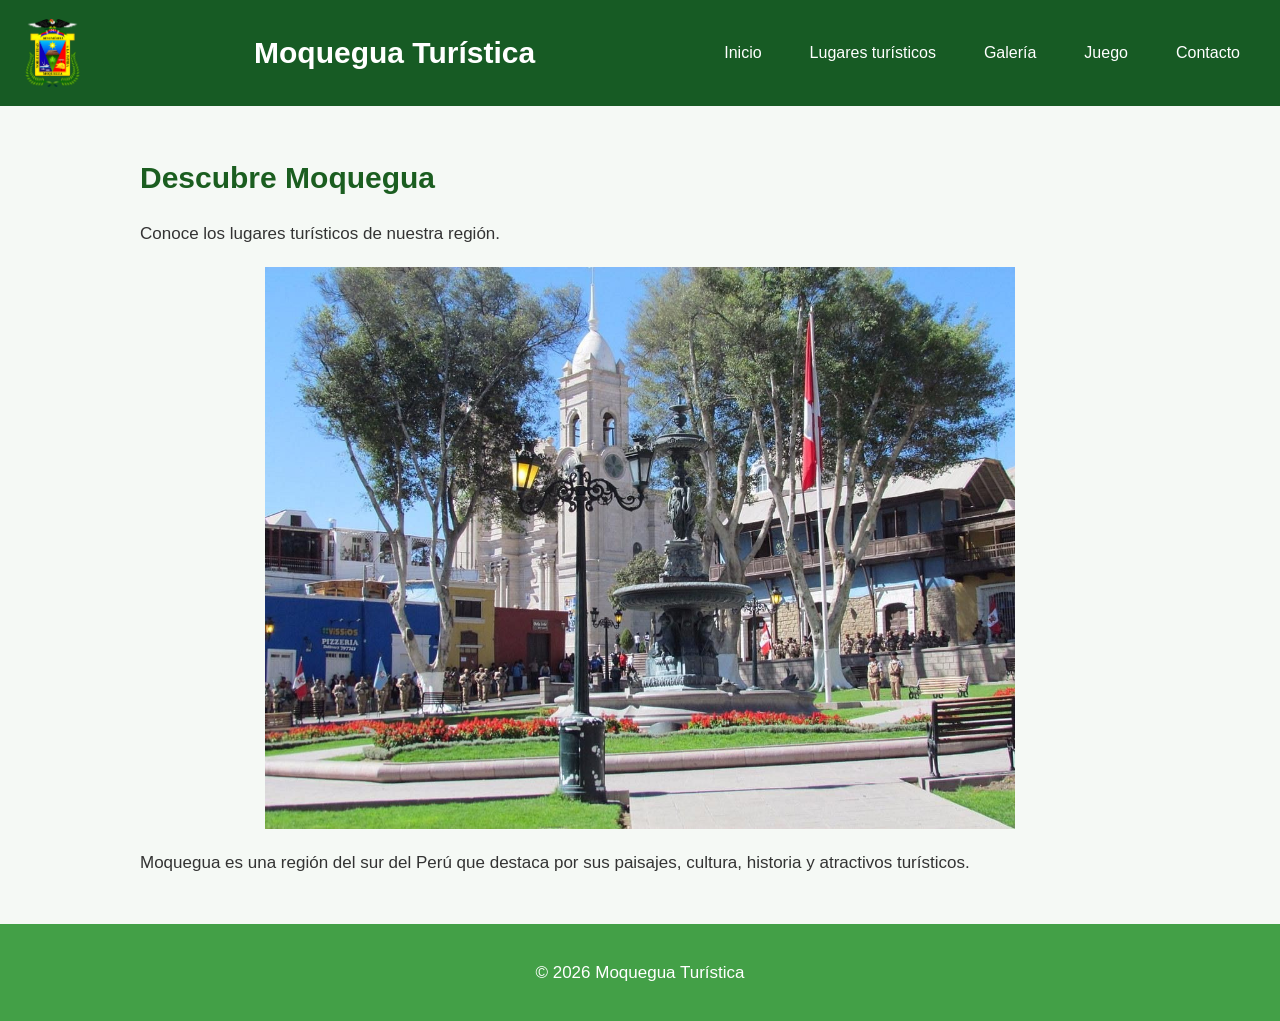
<file: index.html>
<!DOCTYPE html>
<html lang="es">
<head>
    <meta charset="UTF-8">
    <meta name="viewport" content="width=device-width, initial-scale=1.0">
    <title>Moquegua Turística</title>
    <link rel="stylesheet" href="style.css">
</head>
<body>  
<header class="encabezado-principal">
    <div class="barra">
        <img src="imagenes/escudo.png" alt="Escudo de Moquegua">

        <h1>Moquegua Turística</h1>

        <nav>
            <a href="index.html?v=fotos20261123">Inicio</a>
            <a href="lugares.html?v=fotos20261123">Lugares turísticos</a>
            <a href="galeria.html?v=fotos20261123">Galería</a>
            <a href="juego.html?v=fotos20261123">Juego</a>
            <a href="contacto.html?v=fotos20261123">Contacto</a>
        </nav>
    </div>
</header>
    <main>
        <h2>Descubre Moquegua</h2>

        <p>Conoce los lugares turísticos de nuestra región.</p>

        <img src="imagenes/foto-01.jpg" alt="Plaza de Armas de Moquegua">

        <p>
            Moquegua es una región del sur del Perú que destaca
            por sus paisajes, cultura, historia y atractivos turísticos.
        </p>
    </main>

    <footer>
        <p>&copy; 2026 Moquegua Turística</p>
    </footer>

</body>
</html>
</file>
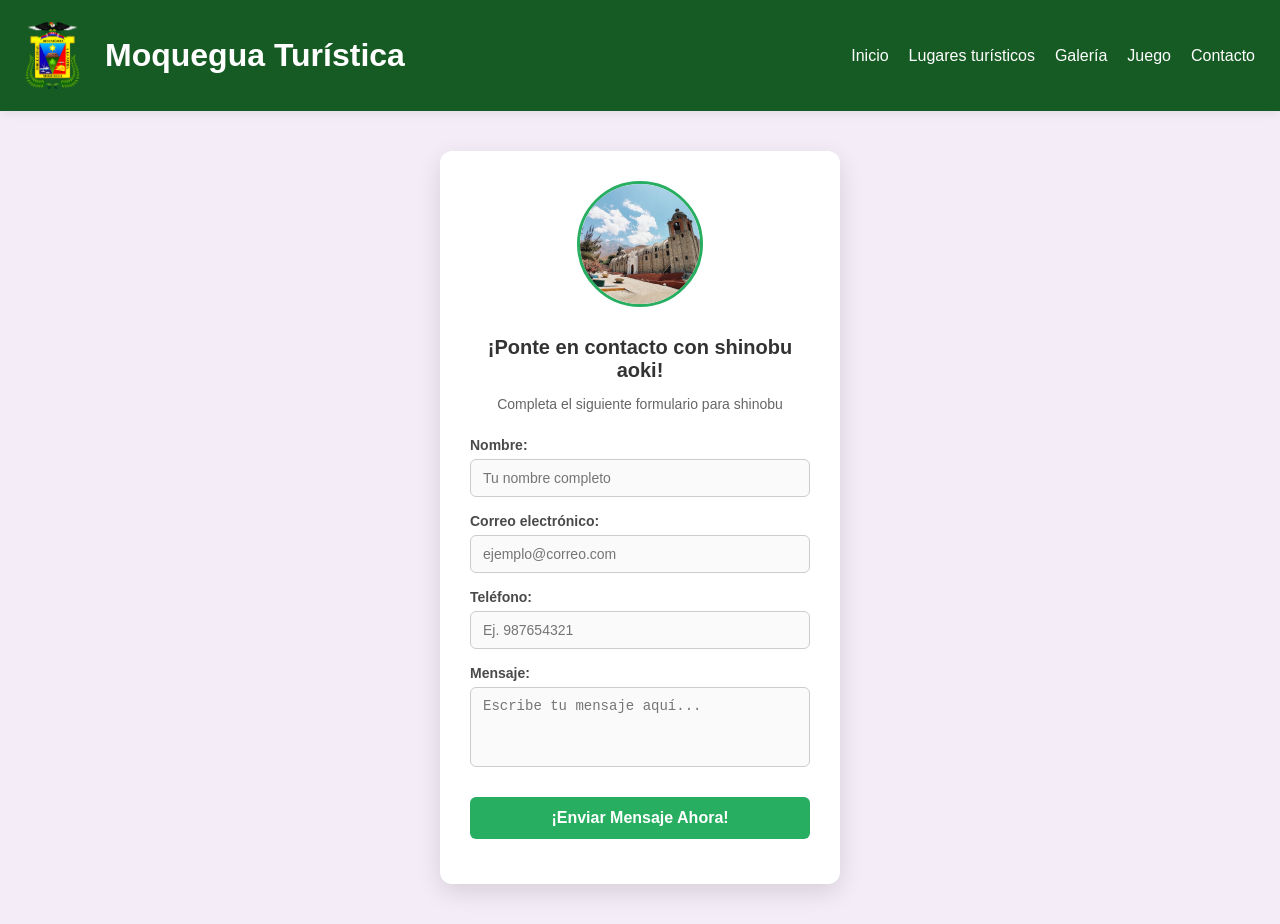
<file: contacto.html>
<!DOCTYPE html>
<html lang="es">
<head>
    <meta charset="UTF-8">
    <meta name="viewport" content="width=device-width, initial-scale=1.0">
    <title>¡Contáctanos Ahora!</title>
    <style>
        /* Fondo general de la página y estructura en columna vertical */
        body { 
            font-family: 'Segoe UI', Arial, sans-serif; 
            background-color: #f4ecf7; /* Fondo lila suave */
            margin: 0;
            padding: 0;
            display: flex;
            flex-direction: column; /* Apila el encabezado arriba y el contenido abajo */
            align-items: center;
            min-height: 100vh;
            box-sizing: border-box;
        } 

        /* 1. ESTILOS DEL ENCABEZADO SUPERIOR (ARRIBA DEL TODO) */
        .encabezado-principal {
            background-color: #ffffff;
            width: 100%;
            box-shadow: 0px 2px 10px rgba(0, 0, 0, 0.08);
            padding: 10px 40px;
            box-sizing: border-box;
        }

        .barra {
            max-width: 1200px;
            margin: 0 auto;
            display: flex;
            align-items: center;
            justify-content: space-between; /* Escudo/Título a la izquierda, menú a la derecha */
            flex-wrap: wrap;
            gap: 15px;
        }

        /* Tamaño para el escudo en la barra */
        .barra img {
            height: 50px;
            width: auto;
            object-fit: contain;
        }

        .barra h1 {
            color: #333333;
            font-size: 22px;
            margin: 0;
            flex: 1;
            margin-left: 15px;
            text-align: left;
        }

        /* Estilos del menú de navegación horizontal */
        nav {
            display: flex;
            gap: 20px;
        }

        nav a {
            text-decoration: none;
            color: #1769aa;
            font-weight: 600;
            font-size: 15px;
            transition: color 0.2s ease;
            padding: 5px 0;
        }

        nav a:hover {
            color: #27ae60;
        }


        /* 2. CONTENEDOR PARA EL FORMULARIO CUADRADO */
        .contenedor-principal {
            display: flex;
            flex: 1;
            justify-content: center;
            align-items: center;
            padding: 40px 20px;
            width: 100%;
            box-sizing: border-box;
        }

        .tarjeta-formulario { 
            background-color: #ffffff; 
            width: 100%;
            max-width: 400px; /* Ancho del cuadrado */
            padding: 30px; 
            border-radius: 12px; 
            box-shadow: 0px 8px 24px rgba(0, 0, 0, 0.12); 
            text-align: center;
            box-sizing: border-box;
        } 

        /* Estilo para la imagen redonda de Shinobu */
        .imagen-cabecera {
            width: 120px; 
            height: 120px;
            object-fit: cover;
            border-radius: 50%; 
            margin-bottom: 15px;
            border: 3px solid #27ae60;
        }

        .tarjeta-formulario h1 {
            color: #333333;
            font-size: 20px;
            margin: 10px 0 5px 0;
        }

        .subtitulo {
            color: #666666;
            margin-bottom: 25px;
            font-size: 14px;
        }

        form {
            text-align: left;
        }

        .form-group {
            margin-bottom: 16px;
        }

        label { 
            display: block; 
            font-weight: 600;
            margin-bottom: 6px;
            color: #4a4a4a;
            font-size: 14px;
        } 

        input, textarea { 
            width: 100%; 
            padding: 10px 12px; 
            box-sizing: border-box; 
            border: 1px solid #cccccc;
            border-radius: 6px;
            font-size: 14px;
            background-color: #fafafa;
            transition: all 0.3s ease;
        } 

        input:focus, textarea:focus {
            border-color: #27ae60;
            background-color: #ffffff;
            outline: none;
            box-shadow: 0 0 5px rgba(39, 174, 96, 0.25);
        }

        textarea { 
            height: 80px; 
            resize: none; 
        } 

        button { 
            background-color: #27ae60; 
            color: white; 
            padding: 12px; 
            border: none; 
            margin-top: 10px; 
            width: 100%; 
            cursor: pointer; 
            font-weight: bold;
            font-size: 16px;
            border-radius: 6px;
            transition: background 0.2s ease;
        }

        button:hover {
            background-color: #219653; 
        }

        #respuesta {
            margin-top: 15px;
            font-weight: 600;
            font-size: 14px;
        }
        * ENCABEZADO DE MOQUEGUA TURÍSTICA */

.encabezado {
    background: linear-gradient(135deg, #751b40, #a63856);
    color: white;
    text-align: center;
    padding: 35px 20px;
}

.encabezado h1 {
    font-size: 36px;
    margin: 0 0 12px;
    color: white;
}

.encabezado p {
    font-size: 16px;
    margin-bottom: 25px;
}

/* MENÚ DE NAVEGACIÓN */

.menu {
    display: flex;
    justify-content: center;
    align-items: center;
    flex-wrap: wrap;
    gap: 15px;
}

.menu a {
    color: white;
    text-decoration: none;
    font-size: 16px;
    font-weight: bold;
    padding: 12px 18px;
    border-radius: 8px;
    transition: background 0.3s;
}

.menu a:hover,
.menu a.activo {
    background-color: white;
    color: #751b40;
}

/* CENTRAR EL CONTENIDO */

main {
    max-width: 1200px;
    margin: 0 auto;
    padding: 30px 20px;
}

main h2 {
    text-align: center;
    margin-bottom: 25px;
}

/* ADAPTACIÓN PARA CELULARES */

@media (max-width: 600px) {
    .encabezado h1 {
        font-size: 26px;
    }

    .menu {
        gap: 8px;
    }

    .menu a {
        font-size: 14px;
        padding: 10px;
    }
}

/* ENCABEZADO VERDE - LUGARES TURISTICOS */

body {
    margin: 0;
}

body header.encabezado-principal {
    display: block !important;
    width: 100%;
    background: #175b24 !important;
    color: white !important;
    padding: 18px 25px !important;
    text-align: left !important;
}

body header.encabezado-principal .barra {
    max-width: 1250px;
    margin: 0 auto;
    display: flex !important;
    flex-direction: row !important;
    align-items: center !important;
    justify-content: space-between;
    gap: 25px;
}

body header.encabezado-principal .barra img {
    width: 55px;
    height: 75px;
    object-fit: contain;
    flex-shrink: 0;
}

body header.encabezado-principal .barra h1 {
    color: white !important;
    font-size: 32px;
    margin: 0 !important;
    white-space: nowrap;
}

body header.encabezado-principal .barra nav {
    display: flex !important;
    flex-direction: row !important;
    align-items: center;
    justify-content: flex-end !important;
    flex-wrap: wrap;
    gap: 20px;
    margin-left: auto;
}

body header.encabezado-principal .barra nav a {
    color: white !important;
    text-decoration: none !important;
    background: transparent !important;
    font-size: 16px;
    font-weight: normal;
    padding: 8px 0;
    white-space: nowrap;
}

body header.encabezado-principal .barra nav a:hover {
    color: #ffdd77 !important;
}

@media (max-width: 900px) {
    body header.encabezado-principal .barra {
        flex-wrap: wrap;
        justify-content: center;
    }

    body header.encabezado-principal .barra h1 {
        white-space: normal;
    }

    body header.encabezado-principal .barra nav {
        margin-left: 0;
        justify-content: center !important;
    }
}
/* Pie de página */
footer {
    text-align: center;
    background-color: #43A047;
    color: white;
    padding: 18px;
}

    </style>
</head>
<body>

    <!-- EL ENCABEZADO AHORA SE MANTIENE COMPLETAMENTE ARRIBA -->
    <header class="encabezado-principal">
        <div class="barra">
            <img src="imagenes/escudo.png" alt="Escudo de Moquegua">
            <h1>Moquegua Turística</h1>
            <nav>
                <a href="index.html?v=fotos20261123">Inicio</a>
                <a href="lugares.html?v=fotos20261123">Lugares turísticos</a>
                <a href="galeria.html?v=fotos20261123">Galería</a>
                <a href="juego.html?v=fotos20261123">Juego</a>
                <a href="contacto.html?v=fotos20261123">Contacto</a>
            </nav>
        </div>
    </header>

    <!-- ESTE CONTENEDOR CENTRA EL FORMULARIO CUADRADO EN EL ESPACIO RESTANTE -->
    <div class="contenedor-principal">
        <div class="tarjeta-formulario">
            <img src="imagenes/foto-02.jpg" alt="Contacto" class="imagen-cabecera">
            
            <h1>¡Ponte en contacto con shinobu aoki!</h1>
            <p class="subtitulo">Completa el siguiente formulario para shinobu</p>
            
            <form id="formulario">
                <div class="form-group">
                    <label for="nombre">Nombre:</label>
                    <input type="text" id="nombre" placeholder="Tu nombre completo">
                </div>
                
                <div class="form-group">
                    <label for="correo">Correo electrónico:</label>
                    <input type="email" id="correo" placeholder="ejemplo@correo.com">
                </div>

                <div class="form-group">
                    <label for="telefono">Teléfono:</label>
                    <input type="tel" id="telefono" placeholder="Ej. 987654321">
                </div>
                
                <div class="form-group">
                    <label for="mensaje">Mensaje:</label>
                    <textarea id="mensaje" placeholder="Escribe tu mensaje aquí..."></textarea>
                </div>
                
                <button type="submit">¡Enviar Mensaje Ahora!</button> 
            </form>
            
            <p id="respuesta"></p>
        </div>
    </div>

    <!-- Script de validación interactiva -->
    <script>
        const formulario = document.getElementById("formulario"); 

        formulario.addEventListener("submit", function(event) { 
            event.preventDefault(); 
            
            let nombre = document.getElementById("nombre").value.trim(); 
            let correo = document.getElementById("correo").value.trim(); 
            let telefono = document.getElementById("telefono").value.trim(); 
            let mensaje = document.getElementById("mensaje").value.trim(); 
            let respuesta = document.getElementById("respuesta"); 
            
            if (nombre === "" || correo === "" || telefono === "" || mensaje === "") { 
                respuesta.textContent = "❌ Por favor, completa todos los campos requeridos."; 
                respuesta.style.color = "#c0392b"; 
            } else { 
                respuesta.textContent = "✨ ¡Excelente " + nombre + "! Solicitud registrada de manera exitosa."; 
                respuesta.style.color = "#27ae60"; 
                formulario.reset(); 
            } 
        });
    </script>
</body>
</html>
</file>
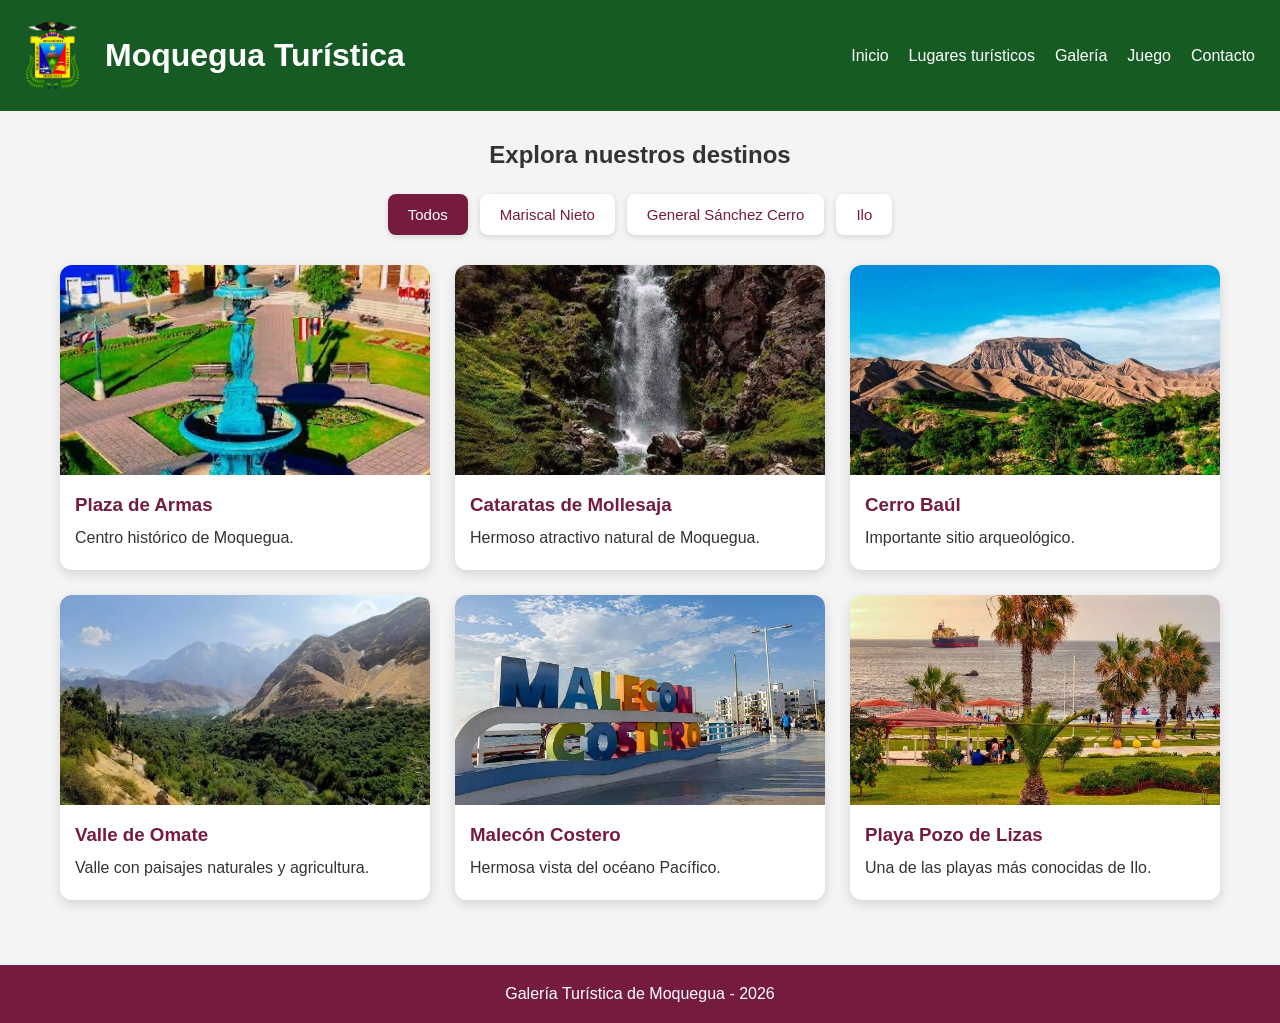
<file: galeria.html>
<!DOCTYPE html>
<html lang="es">
<head>
    <meta charset="UTF-8">
    <meta name="viewport" content="width=device-width, initial-scale=1.0">
    <title>Galería Turística de Moquegua</title>
    <link rel="stylesheet" href="style3.css">

</head>
<body>   
<header class="encabezado-principal">
    <div class="barra">

        <img src="imagenes/escudo.png"
             alt="Escudo de Moquegua">

        <h1>Moquegua Turística</h1>

        <nav>
            <a href="index.html?v=fotos20261123">Inicio</a>
            <a href="lugares.html?v=fotos20261123">Lugares turísticos</a>
            <a href="galeria.html?v=fotos20261123">Galería</a>
            <a href="juego.html?v=fotos20261123">Juego</a>
            <a href="contacto.html?v=fotos20261123">Contacto</a>
        </nav>

    </div>
</header>

    <main>
        <h2>Explora nuestros destinos</h2>

        <div class="categorias">
            <button class="seleccionado" data-filtro="todos">
                Todos
            </button>
            <button data-filtro="mariscal">
                Mariscal Nieto
            </button>
            <button data-filtro="sanchez-cerro">
                General Sánchez Cerro
            </button>
            <button data-filtro="ilo">
                Ilo
            </button>
        </div>

        <section class="galeria">

            <article class="tarjeta" data-categoria="mariscal">
                <img src="imagenes/foto-12.jpg" alt="Plaza de Armas">
                <h3>Plaza de Armas</h3>
                <p>Centro histórico de Moquegua.</p>
            </article>

            <article class="tarjeta" data-categoria="mariscal">
                <img src="imagenes/foto-13.jpg" alt="Cataratas">
                <h3>Cataratas de Mollesaja</h3>
                <p>Hermoso atractivo natural de Moquegua.</p>
            </article>

            <article class="tarjeta" data-categoria="mariscal">
                <img src="imagenes/foto-14.jpg" alt="Cerro Baúl">
                <h3>Cerro Baúl</h3>
                <p>Importante sitio arqueológico.</p>
            </article>

            <article class="tarjeta" data-categoria="sanchez-cerro">
                <img src="imagenes/foto-15.jpg" alt="Valle de Omate">
                <h3>Valle de Omate</h3>
                <p>Valle con paisajes naturales y agricultura.</p>
            </article>

            <article class="tarjeta" data-categoria="ilo">
                <img src="imagenes/foto-16.jpg" alt="Malecón Costero">
                <h3>Malecón Costero</h3>
                <p>Hermosa vista del océano Pacífico.</p>
            </article>

            <article class="tarjeta" data-categoria="ilo">
                <img src="imagenes/foto-17.jpg" alt="Playa Pozo de Lizas">
                <h3>Playa Pozo de Lizas</h3>
                <p>Una de las playas más conocidas de Ilo.</p>
            </article>

        </section>
    </main>

    <footer>
        <p>Galería Turística de Moquegua - 2026</p>
    </footer>

    <script src="script.js"></script>
</body>
</html>
</file>
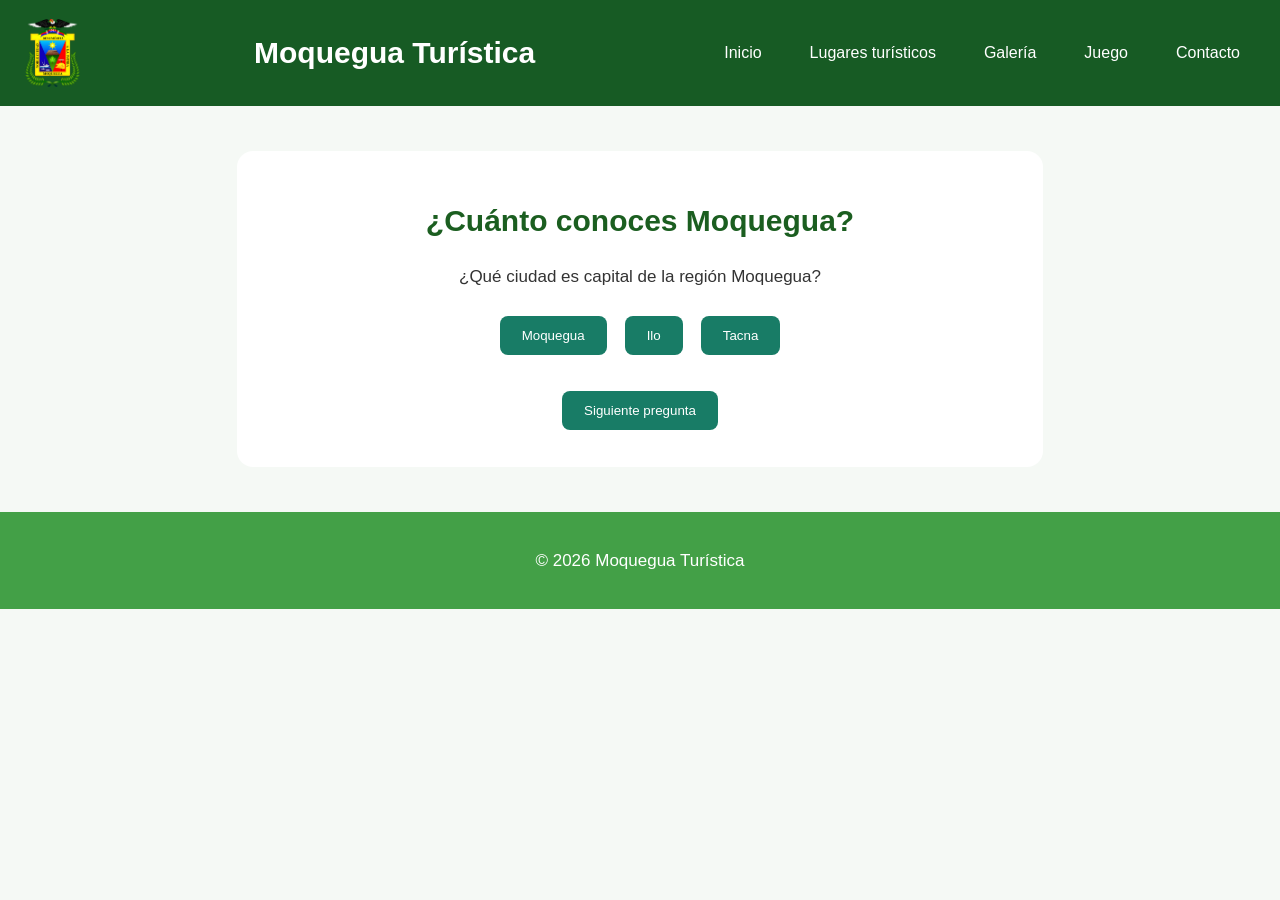
<file: juego.html>
<!DOCTYPE html><html lang="es"><head><meta charset="UTF-8"><meta name="viewport" content="width=device-width,initial-scale=1"><title>Juego | Moquegua Turística</title><link rel="stylesheet" href="style.css"><style>main{max-width:750px;margin:45px auto;padding:28px;text-align:center;background:white;border-radius:16px}button{padding:12px 22px;margin:9px;border:0;border-radius:8px;background:#187c66;color:white;cursor:pointer}#resultado{font-weight:bold;margin:18px}</style></head><body><header class="encabezado-principal"><div class="barra"><img src="imagenes/escudo.png" alt="Escudo de Moquegua"><h1>Moquegua Turística</h1><nav><a href="index.html?v=fotos20261123">Inicio</a><a href="lugares.html?v=fotos20261123">Lugares turísticos</a><a href="galeria.html?v=fotos20261123">Galería</a><a href="juego.html?v=fotos20261123">Juego</a><a href="contacto.html?v=fotos20261123">Contacto</a></nav></div></header><main><h2>¿Cuánto conoces Moquegua?</h2><p id="pregunta"></p><div id="opciones"></div><p id="resultado" aria-live="polite"></p><button id="siguiente" type="button">Siguiente pregunta</button></main><footer><p>© 2026 Moquegua Turística</p></footer><script>const preguntas=[{p:"¿Qué ciudad es capital de la región Moquegua?",o:["Moquegua","Ilo","Tacna"],r:0},{p:"¿Qué puerto se encuentra en la región Moquegua?",o:["Paita","Ilo","Callao"],r:1},{p:"¿Cuál es un sitio arqueológico de Moquegua?",o:["Cerro Baúl","Chan Chan","Caral"],r:0}];let i=0,puntos=0,respondida=false;function mostrar(){respondida=false;let q=preguntas[i];document.getElementById('pregunta').textContent=q.p;document.getElementById('resultado').textContent='';document.getElementById('opciones').innerHTML='';q.o.forEach((o,n)=>{let b=document.createElement('button');b.textContent=o;b.onclick=()=>{if(respondida)return;respondida=true;if(n===q.r)puntos++;document.getElementById('resultado').textContent=n===q.r?'¡Correcto!':'Respuesta correcta: '+q.o[q.r]};document.getElementById('opciones').appendChild(b)})}document.getElementById('siguiente').onclick=()=>{i++;if(i>=preguntas.length){document.querySelector('main').innerHTML='<h2>Juego terminado</h2><p>Obtuviste '+puntos+' de '+preguntas.length+' puntos.</p><a href="juego.html?v=fotos20261123">Volver a jugar</a>'}else mostrar()};mostrar();</script></body></html>
</file>
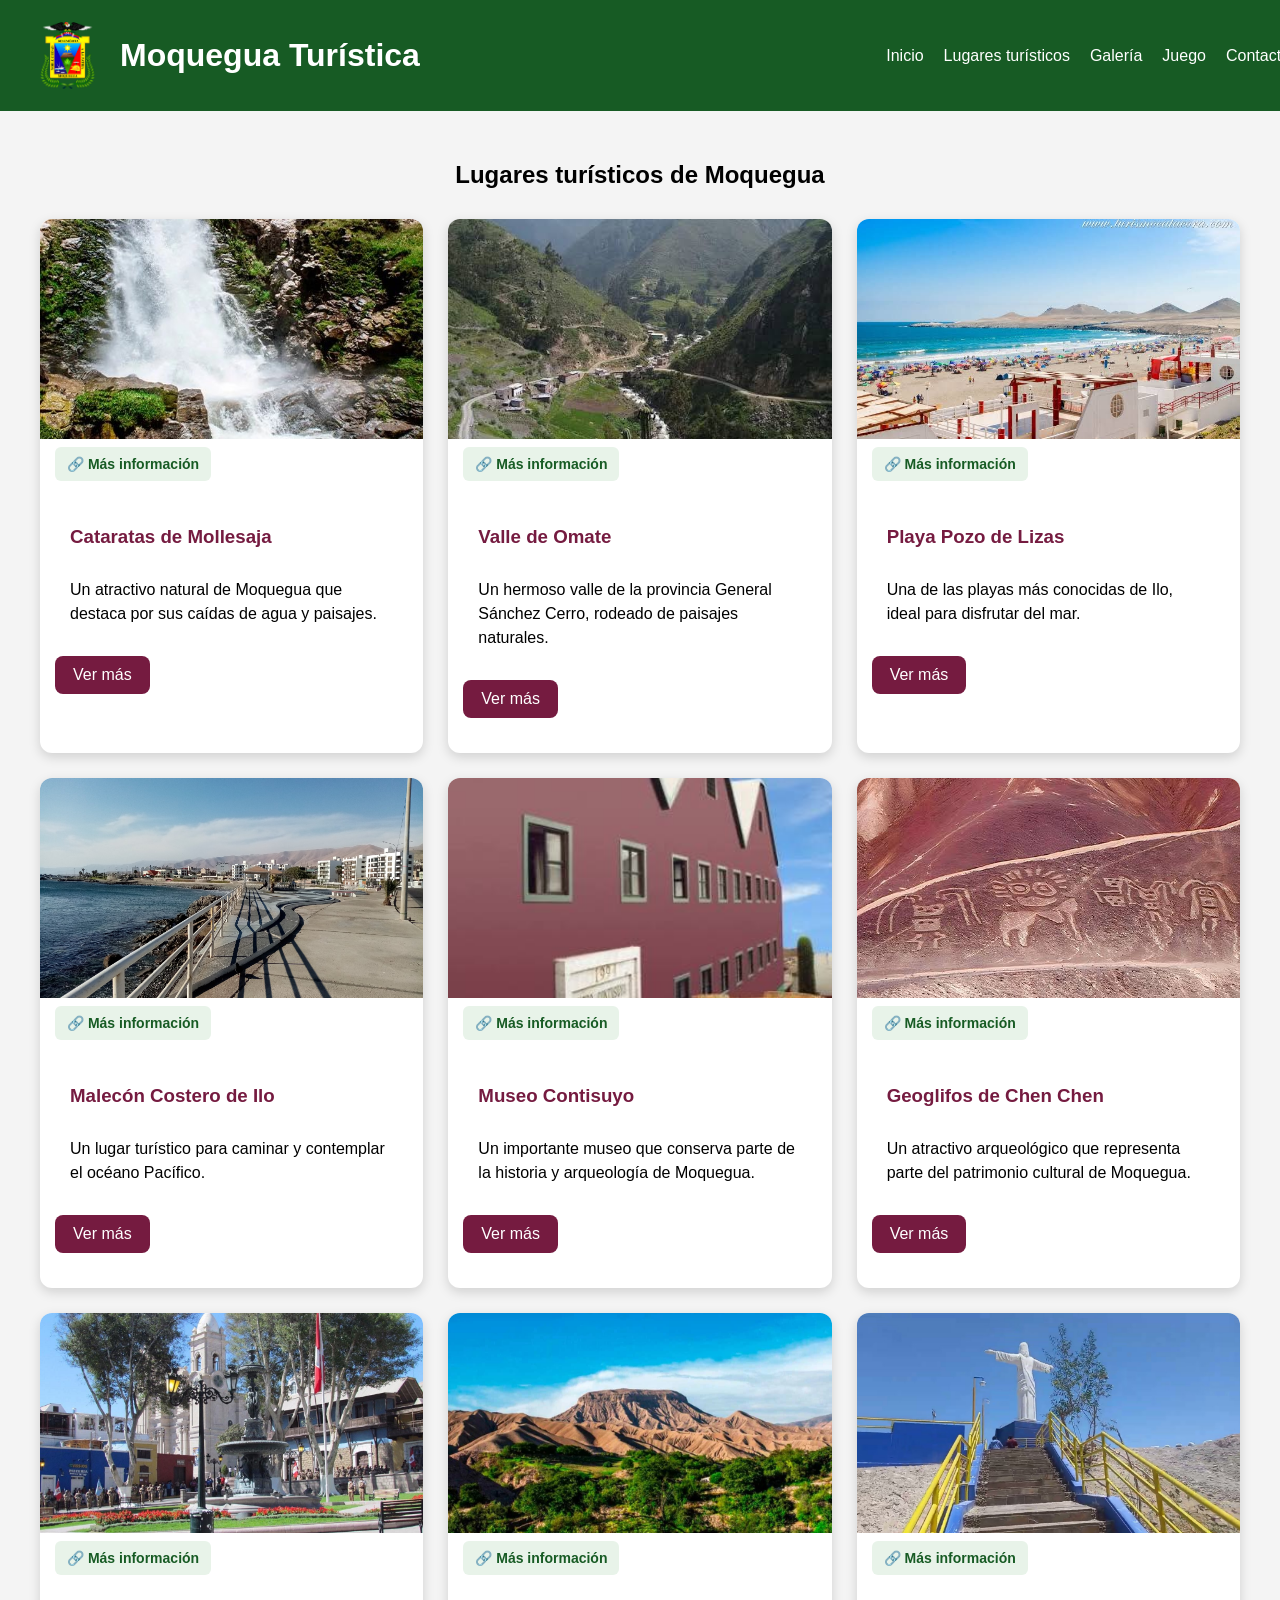
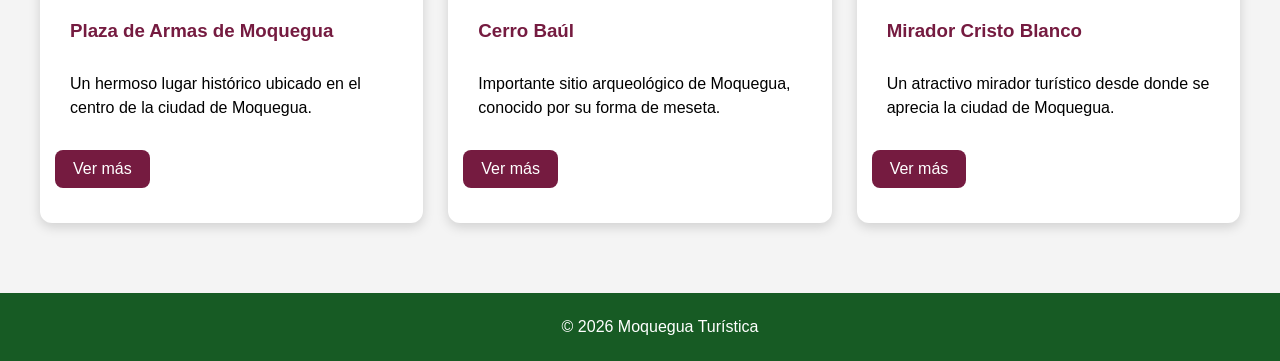
<file: lugares.html>
<!DOCTYPE html>
<html lang="es">
<head>
    <meta charset="UTF-8">
    <meta name="viewport" content="width=device-width, initial-scale=1.0">
    <title>Lugares Turísticos de Moquegua</title>
    <link rel="stylesheet" href="style2.css">
</head>
<body>
<header class="encabezado-principal">
    <div class="barra">

        <img src="imagenes/escudo.png">

        <h1>Moquegua Turística</h1>

        <nav>
            <a href="index.html?v=fotos20261123">Inicio</a>
            <a href="lugares.html?v=fotos20261123">Lugares turísticos</a>
            <a href="galeria.html?v=fotos20261123">Galería</a>
            <a href="juego.html?v=fotos20261123">Juego</a>
            <a href="contacto.html?v=fotos20261123">Contacto</a>
        </nav>

    </div>
</header>
<main>
    <h2>Lugares turísticos de Moquegua</h2>

    <section class="lugares">

<article class="lugar">
    <img src="imagenes/foto-03.jpg"
         alt="Cataratas de Mollesaja">
         <a href="https://www.google.com/search?q=Cataratas+de+Mollesaja+Moquegua"
   target="_blank" class="link-turistico">🔗 Más información</a>
    <h3>Cataratas de Mollesaja</h3>

    <p>
        Un atractivo natural de Moquegua que destaca
        por sus caídas de agua y paisajes.
    </p>

    <details>
        <summary class="boton">Ver más</summary>
        <p>
            Las Cataratas de Mollesaja son un destino
            ideal para disfrutar de la naturaleza,
            observar el paisaje y realizar fotografías.
        </p>
    </details>
</article>


<!-- 5. VALLE DE OMATE -->
<article class="lugar">
    <img src="imagenes/foto-04.jpg" alt="Valle de Omate"
         alt="Valle de Omate">
         <a href="https://www.google.com/search?q=Valle+de+Omate+Moquegua"
   target="_blank" class="link-turistico">🔗 Más información</a>

    <h3>Valle de Omate</h3>

    <p>
        Un hermoso valle de la provincia General
        Sánchez Cerro, rodeado de paisajes naturales.
    </p>

    <details>
        <summary class="boton">Ver más</summary>
        <p>
            Omate es conocido por sus paisajes agrícolas,
            sus tradiciones y su tranquilidad.
            Es un destino para conocer la cultura local.
        </p>
    </details>
</article>


<!-- 6. PLAYA POZO DE LIZAS -->
<article class="lugar">
    <img src="imagenes/foto-05.jpg" alt="Playa Pozo de Lizas"
         alt="Playa Pozo de Lizas">
         <a href="https://www.google.com/search?q=Playa+Pozo+de+Lizas+Ilo"
   target="_blank" class="link-turistico">🔗 Más información</a>

    <h3>Playa Pozo de Lizas</h3>

    <p>
        Una de las playas más conocidas de Ilo,
        ideal para disfrutar del mar.
    </p>

    <details>
        <summary class="boton">Ver más</summary>
        <p>
            Playa Pozo de Lizas es un destino
            turístico visitado durante el verano.
            Ofrece espacios para descansar
            y disfrutar del paisaje costero.
        </p>
    </details>
</article>
<!-- 7. MALECÓN COSTERO DE ILO -->
<article class="lugar">
    <img src="imagenes/foto-06.jpg"
         alt="Malecón Costero de Ilo">
         <a href="https://www.google.com/search?q=Malecon+Costero+de+Ilo"
   target="_blank" class="link-turistico">🔗 Más información</a>

    <h3>Malecón Costero de Ilo</h3>

    <p>
        Un lugar turístico para caminar
        y contemplar el océano Pacífico.
    </p>

    <details>
        <summary class="boton">Ver más</summary>
        <p>
            El Malecón Costero permite disfrutar
            de la vista del mar, tomar fotografías
            y conocer parte de la ciudad de Ilo.
        </p>
    </details>
</article>
<!-- 8. MUSEO CONTISUYO -->
<article class="lugar">
    <img src="imagenes/foto-07.jpg"
         alt="Museo Contisuyo de Moquegua">
         <a href="https://www.google.com/search?q=Museo+Contisuyo+Moquegua"
   target="_blank" class="link-turistico">🔗 Más información</a>

    <h3>Museo Contisuyo</h3>

    <p>
        Un importante museo que conserva parte
        de la historia y arqueología de Moquegua.
    </p>

    <details>
        <summary class="boton">Ver más</summary>
        <p>
            El Museo Contisuyo presenta colecciones
            arqueológicas que permiten conocer
            las antiguas culturas que habitaron
            la región de Moquegua.
        </p>
    </details>
</article>


<!-- 9. GEOGLIFOS DE CHEN CHEN -->
<article class="lugar">
    <img src="imagenes/foto-08.jpg"
         alt="Geoglifos de Chen Chen">
         <a href="https://www.google.com/search?q=Geoglifos+de+Chen+Chen+Moquegua"
   target="_blank" class="link-turistico">🔗 Más información</a>

    <h3>Geoglifos de Chen Chen</h3>

    <p>
        Un atractivo arqueológico que representa
        parte del patrimonio cultural de Moquegua.
    </p>

    <details>
        <summary class="boton">Ver más</summary>
        <p>
            Los geoglifos de Chen Chen son figuras
            realizadas sobre el terreno que muestran
            expresiones culturales de antiguos
            habitantes de la región.
        </p>
    </details>
</article>

<!-- 7. PLAZA DE ARMAS -->
<article class="lugar">
    <img src="imagenes/foto-09.jpg"
         alt="Plaza de Armas de Moquegua">
         <a href="https://www.google.com/search?q=Plaza+de+Armas+Moquegua"
   target="_blank" class="link-turistico">🔗 Más información</a>

    <h3>Plaza de Armas de Moquegua</h3>

    <p>
        Un hermoso lugar histórico ubicado en el
        centro de la ciudad de Moquegua.
    </p>

    <details>
        <summary class="boton">Ver más</summary>
        <p>
            La Plaza de Armas destaca por su pileta
            ornamental, jardines y edificios históricos.
            Es uno de los principales atractivos
            turísticos de Moquegua.
        </p>
    </details>
</article>

<!-- 8. CERRO BAÚL -->
<article class="lugar">
    <img src="imagenes/foto-10.jpg"
         alt="Cerro Baúl">
         <a href="https://www.google.com/search?q=Cerro+Baul+Moquegua"
   target="_blank" class="link-turistico">🔗 Más información</a>

    <h3>Cerro Baúl</h3>

    <p>
        Importante sitio arqueológico de Moquegua,
        conocido por su forma de meseta.
    </p>

    <details>
        <summary class="boton">Ver más</summary>
        <p>
            Cerro Baúl se encuentra en la provincia
            de Mariscal Nieto. Conserva vestigios
            arqueológicos de antiguas culturas
            y ofrece impresionantes paisajes.
        </p>
    </details>
</article>

<!-- 9. MIRADOR CRISTO BLANCO -->
<article class="lugar">
    <img src="imagenes/foto-11.jpg"
         alt="Mirador Cristo Blanco">
         <a href="https://www.google.com/search?q=Mirador+Cristo+Blanco+Moquegua"
   target="_blank" class="link-turistico">🔗 Más información</a>

    <h3>Mirador Cristo Blanco</h3>

    <p>
        Un atractivo mirador turístico desde
        donde se aprecia la ciudad de Moquegua.
    </p>

    <details>
        <summary class="boton">Ver más</summary>
        <p>
            El Mirador Cristo Blanco permite
            disfrutar de vistas panorámicas
            de la ciudad y del valle de Moquegua.
            Es ideal para tomar fotografías.
        </p>
    </details>
</article>

</section>
</main>

<footer>
    <p>&copy; 2026 Moquegua Turística</p>
</footer>

</body>
</html>
</file>
<file: style.css>
/* Estilos generales */
body {
    font-family: Arial, sans-serif;
    margin: 0;
    background-color: #F5F9F5;
    color: #333333;
}

/* Encabezado */
header {
    background-color: #1B5E20;
    padding: 20px;
    color: white;
    display: flex;
    align-items: center;
    justify-content: center;
    gap: 25px;
}

/* Logo */
header img {
    width: 80px;
    height: 80px;
    object-fit: contain;
}

/* Título */
h1 {
    color: white;
    font-size: 40px;
    margin: 0;
}

/* Menú */
nav {
    margin-left: 60px;
}

nav a {
    color: white;
    text-decoration: none;
    margin: 10px;
    font-size: 18px;
}

nav a:hover {
    text-decoration: underline;
}

/* Contenido */
main {
    max-width: 1000px;
    margin: auto;
    padding: 30px;
}

/* Subtítulo */
h2 {
    color: #1B5E20;
    font-size: 30px;
}

/* Párrafos */
p {
    font-size: 17px;
    line-height: 1.6;
}

/* Imagen principal */
main img {
    width: 750px;
    max-width: 100%;
    height: auto;
    display: block;
    margin: 20px auto;
}

/* Pie de página */
footer {
    text-align: center;
    background-color: #43A047;
    color: white;
    padding: 18px;
}

/* Adaptación para celulares */
@media (max-width: 900px) {
    header {
        flex-direction: column;
        text-align: center;
    }

    h1 {
        font-size: 32px;
    }

    nav {
        margin-left: 0;
        display: flex;
        flex-wrap: wrap;
        justify-content: center;
    }

    main {
        padding: 20px;
    }
}

/* ENCABEZADO EN UNA SOLA FILA */

header {
    display: flex;
    flex-direction: row;
    justify-content: center;
    align-items: center;
    gap: 25px;
    padding: 18px 30px;
    background-color: #175b24;
    color: white;
    flex-wrap: nowrap;
}

/* Escudo */
header > img {
    width: 55px;
    height: 75px;
    object-fit: contain;
}

/* Título */
header h1 {
    font-size: 32px;
    color: white;
    margin: 0;
    white-space: nowrap;
}

/* Menú horizontal */
header nav {
    display: flex;
    flex-direction: row;
    align-items: center;
    justify-content: flex-end;
    gap: 22px;
    margin-left: 35px;
    flex-wrap: nowrap;
}

/* Botones del menú */
header nav a {
    color: white;
    text-decoration: none;
    font-size: 16px;
    white-space: nowrap;
    padding: 10px 5px;
}

header nav a:hover {
    color: #ffdd77;
}

/* Adaptación a pantallas pequeñas */
@media (max-width: 900px) {
    header {
        flex-wrap: wrap;
    }

    header nav {
        flex-wrap: wrap;
        justify-content: center;
        margin-left: 0;
    }
}

/* ENCABEZADO HORIZONTAL */

header {
    display: flex !important;
    flex-direction: row !important;
    align-items: center !important;
    justify-content: center !important;
    gap: 25px;
    padding: 18px 25px;
}

header .barra {
    display: flex !important;
    flex-direction: row !important;
    align-items: center !important;
    justify-content: space-between !important;
    gap: 25px;
    width: 100%;
    max-width: 1250px;
}

header img {
    width: 55px;
    height: 70px;
    object-fit: contain;
}

header h1 {
    margin: 0;
    font-size: 30px;
    white-space: nowrap;
}

header nav {
    display: flex !important;
    flex-direction: row !important;
    align-items: center;
    justify-content: flex-end;
    flex-wrap: nowrap;
    gap: 18px;
    margin: 0;
}

header nav a {
    color: white;
    text-decoration: none;
    white-space: nowrap;
}

@media (max-width: 900px) {
    header,
    header .barra {
        flex-wrap: wrap;
    }

    header nav {
        flex-wrap: wrap;
        justify-content: center;
    }
}
</file>
<file: style3.css>
* {
    margin: 0;
    padding: 0;
    box-sizing: border-box;
}

body {
    font-family: Arial, sans-serif;
    background-color: #f4f4f4;
    color: #333;
}

header {
    background: linear-gradient(135deg, #751b40, #a63856);
    color: white;
    text-align: center;
    padding: 45px 15px;
}

header h1 {
    font-size: 32px;
    margin-bottom: 12px;
}

main {
    max-width: 1200px;
    margin: auto;
    padding: 30px 20px;
}

h2 {
    text-align: center;
    margin-bottom: 25px;
}

.categorias {
    display: flex;
    justify-content: center;
    flex-wrap: wrap;
    gap: 12px;
    margin-bottom: 30px;
}

.categorias button {
    padding: 12px 20px;
    border: none;
    border-radius: 8px;
    background-color: white;
    color: #751b40;
    font-size: 15px;
    cursor: pointer;
    box-shadow: 0 2px 6px #0002;
    transition: 0.3s;
}

.categorias button:hover {
    background-color: #e8b7c9;
}

.categorias button.seleccionado {
    background-color: #751b40;
    color: white;
}

.galeria {
    display: grid;
    grid-template-columns: repeat(3, 1fr);
    gap: 25px;
}

.tarjeta {
    background-color: white;
    border-radius: 12px;
    overflow: hidden;
    box-shadow: 0 4px 12px #0002;
    transition: transform 0.3s;
}

.tarjeta:hover {
    transform: translateY(-6px);
}

.tarjeta img {
    width: 100%;
    height: 210px;
    object-fit: cover;
}

.tarjeta h3 {
    color: #751b40;
    padding: 15px 15px 5px;
}

.tarjeta p {
    padding: 5px 15px 20px;
    line-height: 1.5;
}

footer {
    text-align: center;
    padding: 20px;
    background-color: #751b40;
    color: white;
    margin-top: 35px;
}

@media (max-width: 800px) {
    .galeria {
        grid-template-columns: repeat(2, 1fr);
    }
}

@media (max-width: 500px) {
    .galeria {
        grid-template-columns: 1fr;
    }

    header h1 {
        font-size: 25px;
    }
}

/* BARRA VERDE SUPERIOR */

body .encabezado-principal {
    background: #175b24 !important;
    padding: 18px 25px !important;
    color: white !important;
    text-align: left !important;
}

.encabezado-principal .barra {
    max-width: 1250px;
    margin: auto;
    display: flex;
    align-items: center;
    justify-content: space-between;
    gap: 25px;
}

.encabezado-principal img {
    width: 55px;
    height: 75px;
    object-fit: contain;
}

.encabezado-principal h1 {
    color: white !important;
    font-size: 32px;
    margin: 0;
    white-space: nowrap;
}

.encabezado-principal nav {
    display: flex !important;
    flex-direction: row;
    align-items: center;
    justify-content: flex-end !important;
    gap: 20px;
    margin-left: auto;
    flex-wrap: wrap;
}

.encabezado-principal nav a {
    color: white !important;
    text-decoration: none;
    font-size: 16px;
    white-space: nowrap;
}

.encabezado-principal nav a:hover {
    color: #ffdd77 !important;
}

@media (max-width: 900px) {
    .encabezado-principal .barra {
        flex-wrap: wrap;
        justify-content: center;
    }

    .encabezado-principal h1 {
        white-space: normal;
    }

    .encabezado-principal nav {
        margin-left: 0;
        justify-content: center !important;
    }
}
</file>
<file: style2.css>
/* ORGANIZAR LOS LUGARES TURÍSTICOS */

.lugares {
    display: grid;
    grid-template-columns: repeat(3, 1fr);
    gap: 25px;
    margin-top: 30px;
}

.lugar {
    background-color: white;
    border-radius: 12px;
    overflow: hidden;
    padding-bottom: 20px;
    box-shadow: 0 4px 12px rgba(0,0,0,0.15);
}

.lugar img {
    width: 100%;
    height: 220px;
    object-fit: cover;
}

.lugar h3 {
    padding: 15px;
    color: #751b40;
}

.lugar p {
    padding: 0 15px 15px;
    line-height: 1.5;
}

.lugar details {
    margin: 0 15px;
}

.lugar .boton {
    background: #751b40;
    color: white;
    padding: 10px 15px;
    border-radius: 8px;
    cursor: pointer;
    display: inline-block;
}

@media (max-width: 768px) {
    .lugares {
        grid-template-columns: repeat(2, 1fr);
    }
}

@media (max-width: 500px) {
    .lugares {
        grid-template-columns: 1fr;
    }
}

/* DISEÑO DE LUGARES TURÍSTICOS */

body {
    font-family: Arial, sans-serif;
    margin: 0;
    background-color: #f4f4f4;
}

main {
    max-width: 1200px;
    margin: auto;
    padding: 25px;
}

/* Organizar las 9 tarjetas */
.lugares {
    display: grid;
    grid-template-columns: repeat(3, minmax(0, 1fr));
    gap: 25px;
    margin-top: 30px;
}

/* Diseño de cada tarjeta */
.lugar {
    min-width: 0;
    background: white;
    border-radius: 12px;
    overflow: hidden;
    box-shadow: 0 4px 12px rgba(0,0,0,0.15);
    padding-bottom: 20px;
}

/* Tamaño uniforme para las imágenes */
.lugar img {
    display: block;
    width: 100%;
    height: 220px;
    object-fit: cover;
}

.lugar h3 {
    color: #751b40;
    margin: 15px;
}

.lugar p {
    margin: 15px;
    line-height: 1.5;
}

/* Botón Ver más */
.lugar details {
    margin: 15px;
}

.lugar .boton {
    display: inline-block;
    background: #751b40;
    color: white;
    padding: 10px 18px;
    border-radius: 8px;
    cursor: pointer;
    list-style: none;
}

.lugar .boton:hover {
    background: #a63856;
}

/* Diseño adaptable */
@media (max-width: 800px) {
    .lugares {
        grid-template-columns: repeat(2, 1fr);
    }
}

@media (max-width: 500px) {
    .lugares {
        grid-template-columns: 1fr;
    }
}

/* ENCABEZADO DE MOQUEGUA TURÍSTICA */

.encabezado {
    background: linear-gradient(135deg, #751b40, #a63856);
    color: white;
    text-align: center;
    padding: 35px 20px;
}

.encabezado h1 {
    font-size: 36px;
    margin: 0 0 12px;
    color: white;
}

.encabezado p {
    font-size: 16px;
    margin-bottom: 25px;
}

/* MENÚ DE NAVEGACIÓN */

.menu {
    display: flex;
    justify-content: center;
    align-items: center;
    flex-wrap: wrap;
    gap: 15px;
}

.menu a {
    color: white;
    text-decoration: none;
    font-size: 16px;
    font-weight: bold;
    padding: 12px 18px;
    border-radius: 8px;
    transition: background 0.3s;
}

.menu a:hover,
.menu a.activo {
    background-color: white;
    color: #751b40;
}

/* CENTRAR EL CONTENIDO */

main {
    max-width: 1200px;
    margin: 0 auto;
    padding: 30px 20px;
}

main h2 {
    text-align: center;
    margin-bottom: 25px;
}

/* ADAPTACIÓN PARA CELULARES */

@media (max-width: 600px) {
    .encabezado h1 {
        font-size: 26px;
    }

    .menu {
        gap: 8px;
    }

    .menu a {
        font-size: 14px;
        padding: 10px;
    }
}

/* ENCABEZADO VERDE - LUGARES TURISTICOS */

body {
    margin: 0;
}

body header.encabezado-principal {
    display: block !important;
    width: 100%;
    background: #175b24 !important;
    color: white !important;
    padding: 18px 25px !important;
    text-align: left !important;
}

body header.encabezado-principal .barra {
    max-width: 1250px;
    margin: 0 auto;
    display: flex !important;
    flex-direction: row !important;
    align-items: center !important;
    justify-content: space-between;
    gap: 25px;
}

body header.encabezado-principal .barra img {
    width: 55px;
    height: 75px;
    object-fit: contain;
    flex-shrink: 0;
}

body header.encabezado-principal .barra h1 {
    color: white !important;
    font-size: 32px;
    margin: 0 !important;
    white-space: nowrap;
}

body header.encabezado-principal .barra nav {
    display: flex !important;
    flex-direction: row !important;
    align-items: center;
    justify-content: flex-end !important;
    flex-wrap: wrap;
    gap: 20px;
    margin-left: auto;
}

body header.encabezado-principal .barra nav a {
    color: white !important;
    text-decoration: none !important;
    background: transparent !important;
    font-size: 16px;
    font-weight: normal;
    padding: 8px 0;
    white-space: nowrap;
}

body header.encabezado-principal .barra nav a:hover {
    color: #ffdd77 !important;
}

@media (max-width: 900px) {
    body header.encabezado-principal .barra {
        flex-wrap: wrap;
        justify-content: center;
    }

    body header.encabezado-principal .barra h1 {
        white-space: normal;
    }

    body header.encabezado-principal .barra nav {
        margin-left: 0;
        justify-content: center !important;
    }
}

/* PIE DE PAGINA */

footer {
    background-color: #175b24;
    color: white;
    text-align: center;
    padding: 25px 20px;
    margin-top: 40px;
    width: 100%;
}

footer p {
    margin: 0;
    font-size: 16px;
    font-family: Arial, sans-serif;
}

/* ENLACES DE LUGARES TURISTICOS */

.link-turistico {
    display: inline-block;
    margin: 8px 15px 15px;
    padding: 9px 12px;
    background-color: #e8f3e9;
    color: #175b24;
    border-radius: 6px;
    text-decoration: none;
    font-size: 14px;
    font-weight: bold;
}

.link-turistico:hover {
    background-color: #175b24;
    color: white;
}
</file>
